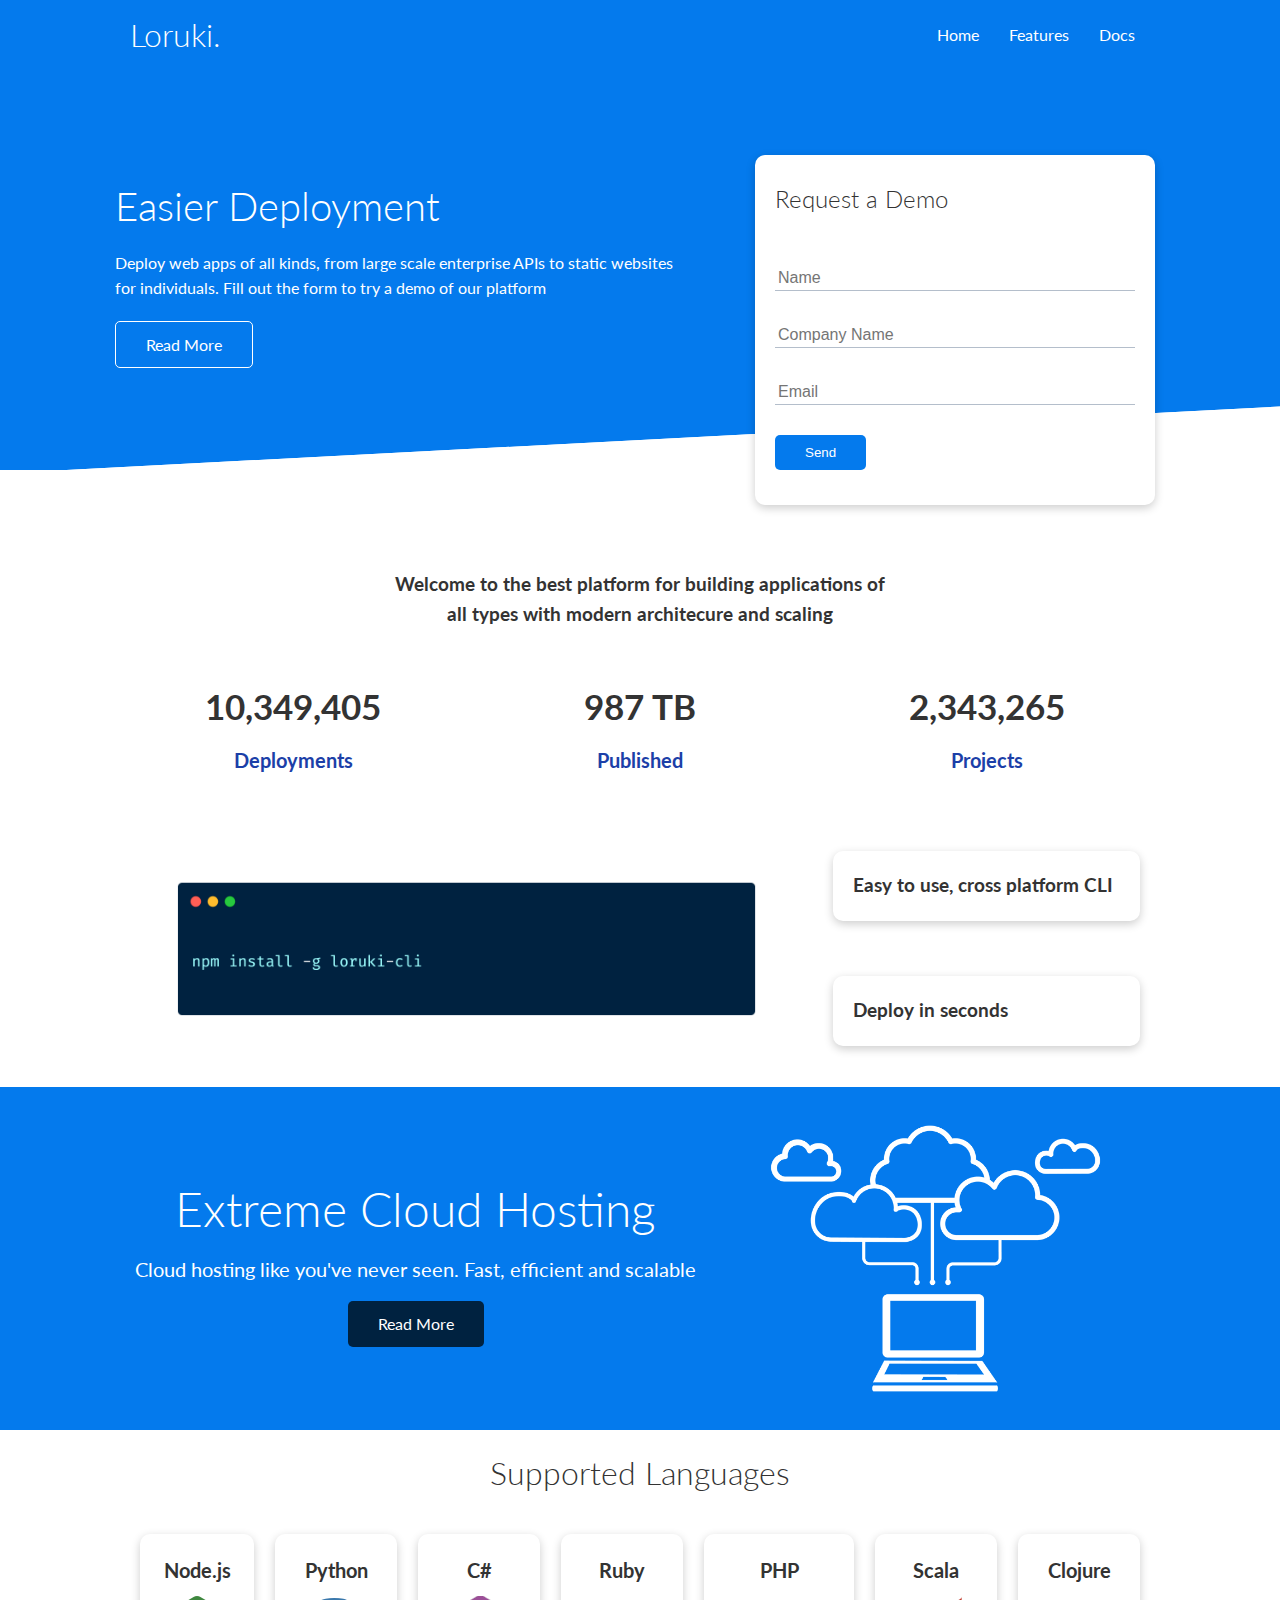
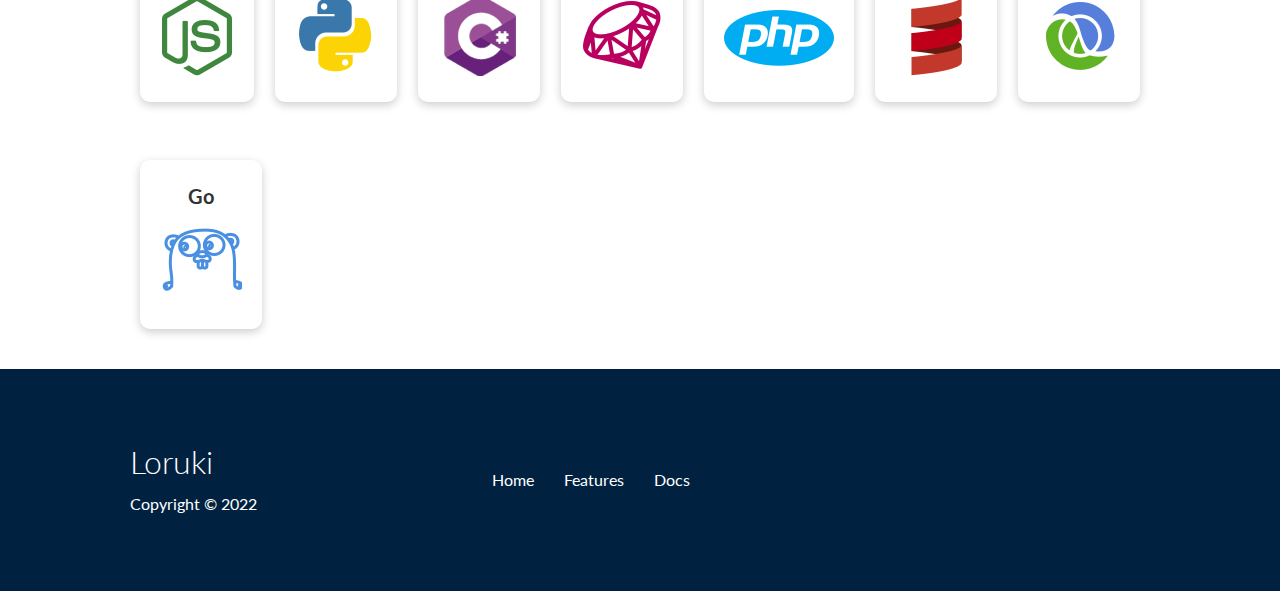
<file: index.html>
<!DOCTYPE html>
<html lang="en">
<head>
 <meta charset="UTF-8">
 <meta http-equiv="X-UA-Compatible" content="IE=edge">
 <meta name="viewport" content="width=device-width, initial-scale=1.0">
 <title>Loruki | Cloud Hosting For Everyone</title>
 <link rel="stylesheet" href="CSS/style.css">
  <link rel="stylesheet" href="CSS/utilities.css">
  <link rel="stylesheet" href="https://cdnjs.cloudflare.com/ajax/libs/font-awesome/6.2.0/css/all.min.css" integrity="sha512-xh6O/CkQoPOWDdYTDqeRdPCVd1SpvCA9XXcUnZS2FmJNp1coAFzvtCN9BmamE+4aHK8yyUHUSCcJHgXloTyT2A==" crossorigin="anonymous" referrerpolicy="no-referrer" />
</head>
<body>
 <!-- Navbar -->
 <div class="navbar">
  <div class="container flex">
   <h1 class="logo">Loruki.</h1>
   <nav>
    <ul>
     <li><a href="index.html">Home</a></li>
     <li><a href="features.html">Features</a></li>
     <li><a href="docs.html">Docs</a></li>
    </ul>
   </nav>
  </div>
 </div>
 <!-- Showcase -->
 <section class="showcase">
  <div class="container grid">
   <div class="showcase-text">
    <h1>Easier Deployment</h1>
    <p>Deploy web apps of all kinds, from large scale enterprise APIs to static websites for individuals. Fill out the form to try a demo of our platform</p>
    <a href="features.html" class="btn btn-outline">Read More</a>
   </div>
   <div class="showcase-form card">
    <h2>Request a Demo</h2>
    <form name="contact" method="POST"   netlify-honeypot="bot-field" data-netlify="true">
      <input type="hidden" name="form-name" value="contact">
      <p class="hidden">
    <label>
      Don’t fill this out if you’re human: <input name="bot-field" />
    </label>

  <p>
     <div class="form-control">
      <input type="text" name="name" placeholder="Name" required>
     </div>
     <div class="form-control">
      <input type="text" name="company" placeholder="Company Name" required>
     </div>
     <div class="form-control">
      <input type="email" name="email" placeholder="Email" required>
     </div>
     <input type="submit" value="Send" class="btn btn-primary">
    </form>
   </div>
  </div>
 </section>
    <!-- Stats -->
    <section class="stats">
      <div class="container">
        <h3 class="stats-heading text-center my-1">
          Welcome to the best platform for building applications of all types with modern architecure and scaling
        </h3>

        <div class="grid grid-3 text-center my-4">
          <div>
            <i class="fas fa-server fa-3x"></i>
            <h3>10,349,405</h3>
            <p class="text-secondary">Deployments</p>
          </div>
          <div>
            <i class="fas fa-upload fa-3x"></i>
            <h3>987 TB</h3>
            <p class="text-secondary">Published</p>
          </div>
          <div>
            <i class="fas fa-project-diagram fa-3x"></i>
            <h3>2,343,265</h3>
            <p class="text-secondary">Projects</p>
          </div>
        </div>
      </div>

    </section>
<!-- Cli -->
    <section class="cli">
      <div class="container grid">
        <img src="images/cli.png" alt="">
        <div class="card">
          <h3>Easy to use, cross platform CLI</h3>
        </div>
        <div class="card">
          <h3>Deploy in seconds</h3>
        </div>
      </div>
    </section>

    <!-- Cloud -->
    <section class="cloud bg-primary my-2 py-2">
      <div class="container grid">
        <div class="text-center">
          <h2 class="lg"> Extreme Cloud Hosting</h2>
          <p class="lead my-1">Cloud hosting like you've never seen. Fast, efficient and scalable</p>
          <a href="features.html" class="btn btn-dark">Read More</a>
        </div>
        <img src="images/cloud.png" alt="">
      </div>
    </section>

    <!-- Languages -->
    <section class="languages">
      <h2 class="md text-center my-2">
        Supported Languages
      </h2>
      <div class="container flex">
        <div class="card">
          <h4>Node.js</h4>
          <img src="images/logos/node.png" alt="">
        </div>
        
        <div class="card">
          <h4>Python</h4>
          <img src="images/logos/python.png" alt="">
        </div>
        <div class="card">
          <h4>C#</h4>
          <img src="images/logos/csharp.png" alt="">
        </div>
        <div class="card">
          <h4>Ruby</h4>
          <img src="images/logos/ruby.png" alt="">
        </div>
        <div class="card">
          <h4>PHP</h4>
          <img src="images/logos/php.png" alt="">
        </div>
        <div class="card">
          <h4>Scala</h4>
          <img src="images/logos/scala.png" alt="">
        </div>
        <div class="card">
          <h4>Clojure</h4>
          <img src="images/logos/clojure.png" alt="">
        </div>
        <div class="card">
          <h4>Go</h4>
          <img src="images/logos/go.png" alt="">
        </div>

      </div>
    </section>

    <!-- Footer -->
    <footer class="footer bg-dark py-5">
      <div class="container grid grid-3">
        <div>
          <h1>Loruki</h1>
          <p>Copyright &copy; 2022</p>
        </div>

        <nav>
          <ul>
            <li><a href="index.html">Home</a></li>
            <li><a href="features.html">Features</a></li>
            <li><a href="docs.html">Docs</a></li>
          </ul>
        </nav>
        <div class="social">
          <a href="#"><i class="fa-brands fa-github fa-2x"></i></a>
          <a href="#"><i class="fa-brands fa-facebook fa-2x"></i></a>
          <a href="#"><i class="fa-brands fa-instagram fa-2x"></i></a>
          
          <a href="#"><i class="fa-brands fa-twitter fa-2x"></i></a>
        </div>
      </div>
    </footer>


</body>
</html>
</file>
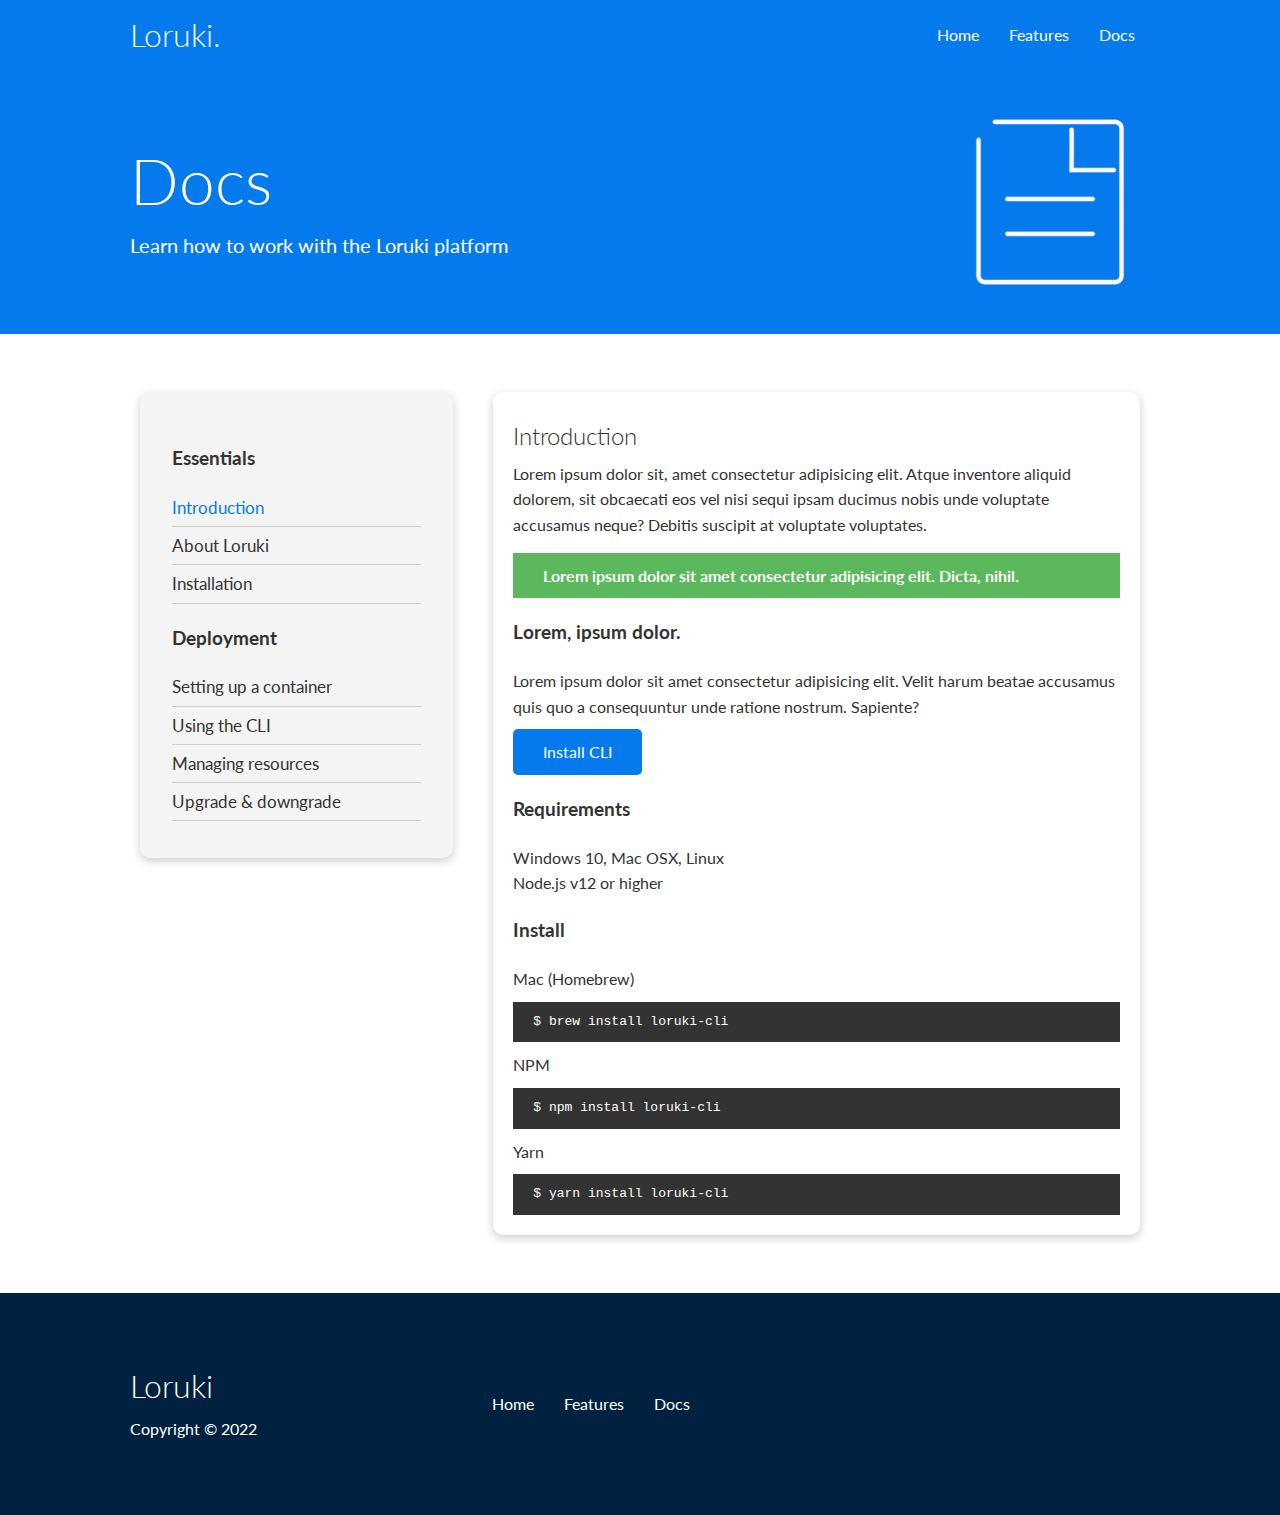
<file: docs.html>
<!DOCTYPE html>
<html lang="en">
  <head>
    <meta charset="UTF-8" />
    <meta http-equiv="X-UA-Compatible" content="IE=edge" />
    <meta name="viewport" content="width=device-width, initial-scale=1.0" />
    <title>Docs | Cloud Hosting For Everyone</title>
    <link rel="stylesheet" href="CSS/style.css" />
    <link rel="stylesheet" href="CSS/utilities.css" />
    <link
      rel="stylesheet"
      href="https://cdnjs.cloudflare.com/ajax/libs/font-awesome/6.2.0/css/all.min.css"
      integrity="sha512-xh6O/CkQoPOWDdYTDqeRdPCVd1SpvCA9XXcUnZS2FmJNp1coAFzvtCN9BmamE+4aHK8yyUHUSCcJHgXloTyT2A=="
      crossorigin="anonymous"
      referrerpolicy="no-referrer"
    />
  </head>
  <body>
    <!-- Navbar -->
    <div class="navbar">
      <div class="container flex">
        <h1 class="logo">Loruki.</h1>
        <nav>
          <ul>
            <li><a href="index.html">Home</a></li>
            <li><a href="features.html">Features</a></li>
            <li><a href="docs.html">Docs</a></li>
          </ul>
        </nav>
      </div>
    </div>

    <!-- Head -->
    <section class="docs-head bg-primary py-3">
      <div class="container grid">
        <div>
          <h1 class="xl">Docs</h1>
          <p class="lead">
            Learn how to work with the Loruki platform
          </p>
        </div>
        <img src="images/docs.png" alt="" />
      </div>
    </section>


    <!-- Docs main -->
    <section class="docs-main my-4">
     <div class="container grid">
      <div class="card bg-light p-3">
       <h3 class="my-2">Essentials</h3>
       <nav>
        <ul>
         <li><a class="text-primary" href="#">Introduction</a></li>
         <li><a href="#">About Loruki</a></li>
         <li><a href="#">Installation</a></li>
        </ul>
       </nav>

        <h3 class="my-2">Deployment</h3>
       <nav>
        <ul>
         <li><a href="#">Setting up a container </a></li>
         <li><a href="#">Using the CLI</a></li>
         <li><a href="#">Managing resources</a></li>
         <li><a href="#">Upgrade & downgrade</a></li>
        </ul>
       </nav>
      </div>

      <div class="card">
       <h2>Introduction</h2>
       <p>Lorem ipsum dolor sit, amet consectetur adipisicing elit. Atque inventore aliquid dolorem, sit obcaecati eos vel nisi sequi ipsam ducimus nobis unde voluptate accusamus neque? Debitis suscipit at voluptate voluptates.</p>
       <div class="alert alert-success">
        <i class="fas fa-info"></i> Lorem ipsum dolor sit amet consectetur adipisicing elit. Dicta, nihil.
       </div>

       <h3>Lorem, ipsum dolor.</h3>
       <p>Lorem ipsum dolor sit amet consectetur adipisicing elit. Velit harum beatae accusamus quis quo a consequuntur unde ratione nostrum. Sapiente?</p>
       <a href="#" class="btn btn-primary">Install CLI</a>

       <h3>Requirements</h3>
       <ul>
        <li>Windows 10, Mac OSX, Linux</li>
        <li>Node.js v12 or higher</li>
       </ul>
         
       <h3>Install</h3>
       <p>Mac (Homebrew)</p>
       <pre><code>$ brew install loruki-cli</code></pre>
       <p>NPM</p>
       <pre><code>$ npm install loruki-cli</code></pre>
       <p>Yarn</p>
       <pre><code>$ yarn install loruki-cli</code></pre>

      </div>
     </div>
    </section>

 
    <!-- Footer -->
    <footer class="footer bg-dark py-5">
      <div class="container grid grid-3">
        <div>
          <h1>Loruki</h1>
          <p>Copyright &copy; 2022</p>
        </div>

        <nav>
          <ul>
            <li><a href="index.html">Home</a></li>
            <li><a href="features.html">Features</a></li>
            <li><a href="docs.html">Docs</a></li>
          </ul>
        </nav>
        <div class="social">
          <a href="#"><i class="fa-brands fa-github fa-2x"></i></a>
          <a href="#"><i class="fa-brands fa-facebook fa-2x"></i></a>
          <a href="#"><i class="fa-brands fa-instagram fa-2x"></i></a>

          <a href="#"><i class="fa-brands fa-twitter fa-2x"></i></a>
        </div>
      </div>
    </footer>
  </body>
</html>
</file>
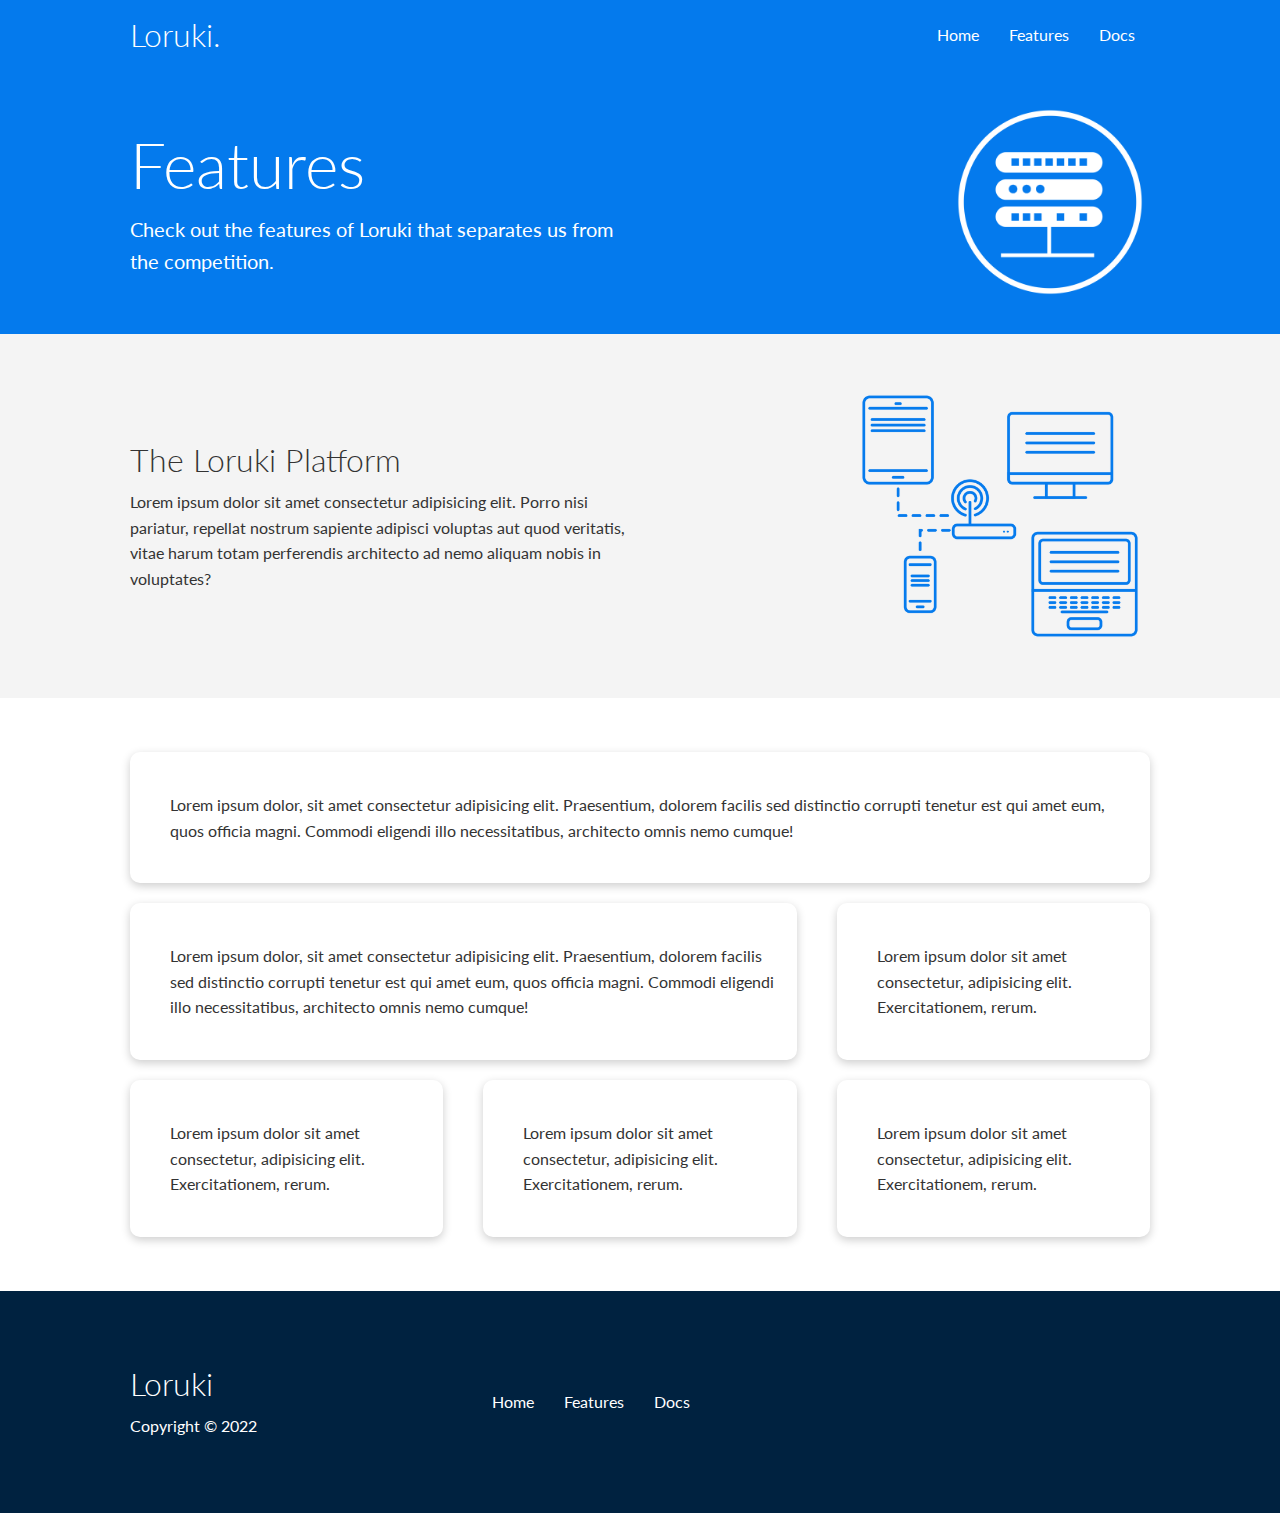
<file: features.html>
<!DOCTYPE html>
<html lang="en">
  <head>
    <meta charset="UTF-8" />
    <meta http-equiv="X-UA-Compatible" content="IE=edge" />
    <meta name="viewport" content="width=device-width, initial-scale=1.0" />
    <title>Features | Cloud Hosting For Everyone</title>
    <link rel="stylesheet" href="CSS/style.css" />
    <link rel="stylesheet" href="CSS/utilities.css" />
    <link
      rel="stylesheet"
      href="https://cdnjs.cloudflare.com/ajax/libs/font-awesome/6.2.0/css/all.min.css"
      integrity="sha512-xh6O/CkQoPOWDdYTDqeRdPCVd1SpvCA9XXcUnZS2FmJNp1coAFzvtCN9BmamE+4aHK8yyUHUSCcJHgXloTyT2A=="
      crossorigin="anonymous"
      referrerpolicy="no-referrer"
    />
  </head>
  <body>
    <!-- Navbar -->
    <div class="navbar">
      <div class="container flex">
        <h1 class="logo">Loruki.</h1>
        <nav>
          <ul>
            <li><a href="index.html">Home</a></li>
            <li><a href="features.html">Features</a></li>
            <li><a href="docs.html">Docs</a></li>
          </ul>
        </nav>
      </div>
    </div>

    <!-- Head -->
    <section class="features-head bg-primary py-3">
      <div class="container grid">
        <div>
          <h1 class="xl">Features</h1>
          <p class="lead">
            Check out the features of Loruki that separates us from the
            competition.
          </p>
        </div>
        <img src="images/server.png" alt="" />
      </div>
    </section>

    <!-- Sub head -->
    <section class="features-sub-head bg-light py-3">
      <div class="container grid">
        <div>
          <h1 class="md">The Loruki Platform</h1>
          <p>
            Lorem ipsum dolor sit amet consectetur adipisicing elit. Porro nisi
            pariatur, repellat nostrum sapiente adipisci voluptas aut quod
            veritatis, vitae harum totam perferendis architecto ad nemo aliquam
            nobis in voluptates?
          </p>
        </div>
        <img src="images/server2.png" alt="" />
      </div>
    </section>

    <!-- Main -->
    <section class="features-main my-2">
      <div class="container grid grid-3">
        <div class="card flex">
          <i class="fas fa-server fa-3x"></i>
          <p>
            Lorem ipsum dolor, sit amet consectetur adipisicing elit.
            Praesentium, dolorem facilis sed distinctio corrupti tenetur est qui
            amet eum, quos officia magni. Commodi eligendi illo necessitatibus,
            architecto omnis nemo cumque!
          </p>
        </div>
        <div class="card flex">
          <i class="fas fa-network-wired fa-3x"></i>
          <p>
            Lorem ipsum dolor, sit amet consectetur adipisicing elit.
            Praesentium, dolorem facilis sed distinctio corrupti tenetur est qui
            amet eum, quos officia magni. Commodi eligendi illo necessitatibus,
            architecto omnis nemo cumque!
          </p>
        </div>
        <div class="card flex">
          <i class="fas fa-laptop-code fa-3x"></i>
          <p>Lorem ipsum dolor sit amet consectetur, adipisicing elit. Exercitationem, rerum.</p>
        </div>
        <div class="card flex">
          <i class="fas fa-database fa-3x"></i>
          <p>Lorem ipsum dolor sit amet consectetur, adipisicing elit. Exercitationem, rerum.</p>
        </div>
        <div class="card flex">
          <i class="fas fa-power-off fa-3x"></i>
          <p>Lorem ipsum dolor sit amet consectetur, adipisicing elit. Exercitationem, rerum.</p>
        </div>
        <div class="card flex">
          <i class="fas fa-upload fa-3x"></i>
          <p>Lorem ipsum dolor sit amet consectetur, adipisicing elit. Exercitationem, rerum.</p>
        </div>
      </div>
    </section>

    <!-- Footer -->
    <footer class="footer bg-dark py-5">
      <div class="container grid grid-3">
        <div>
          <h1>Loruki</h1>
          <p>Copyright &copy; 2022</p>
        </div>

        <nav>
          <ul>
            <li><a href="index.html">Home</a></li>
            <li><a href="features.html">Features</a></li>
            <li><a href="docs.html">Docs</a></li>
          </ul>
        </nav>
        <div class="social">
          <a href="#"><i class="fa-brands fa-github fa-2x"></i></a>
          <a href="#"><i class="fa-brands fa-facebook fa-2x"></i></a>
          <a href="#"><i class="fa-brands fa-instagram fa-2x"></i></a>

          <a href="#"><i class="fa-brands fa-twitter fa-2x"></i></a>
        </div>
      </div>
    </footer>
  </body>
</html>
</file>
<file: CSS/style.css>
@import url('https://fonts.googleapis.com/css2?family=Lato:wght@300&dispkay=swap');

:root{
 --primary-color:#047aed;
 --secondary-color:#1c3fa8;
 --dark-color:#002240;
 --light-color:#f4f4f4;
 --success-color:#5cb85c;
 --error-color:#d9534f;
}

*{
 box-sizing: border-box;
 padding: 0;
 margin: 0;
}
body{
 font-family: 'Lato', sans-serif;
 color: #333;
 line-height: 1.6;
}
ul{
 list-style: none;
}
a{
 text-decoration: none;
 color: #333;
}
h1,h2{
 font-weight: 300;
 line-height: 1.2;
 margin: 10px 0;
}
p{
 margin: 10px 0;
}
img{
 width: 100%;
}

code,pre{
  background: #333;
  color: #fff;
  padding: 10px;
}

.hidden{
  visibility: hidden;
  height: 0;
}

/* Navbar */
.navbar{
 background-color: var(--primary-color);
 color: white;
 height: 70px;
}
.navbar ul{
 display: flex; 
}
.navbar a{
 color: white;
 padding: 10px;
 margin: 0 5px;
}
.navbar a:hover{
 border-bottom: 2px #fff solid;
}
.navbar .flex{
 justify-content: space-between;
}
/* Showcase */
.showcase{
 height: 400px;
  background-color: var(--primary-color);
  color: #fff;
  position: relative;
}

.showcase h1{
 font-size: 40px;
}
.showcase p{
 margin: 20px 0;
}
.showcase .grid{
 grid-template-columns: 55% 45%;
 gap: 30px;
 overflow: visible;
}

.showcase-text{
  animation: slideInFromLeft 1s ease-in;
}


.showcase-form{
 position: relative;
 top: 60px;
 height: 350px;
 width: 400px;
 padding: 40px;
 z-index: 100;
    animation: slideInFromRight 1s ease-in;
 justify-self: flex-end;
}

.showcase-form .form-control{
 margin: 30px 0;
}

.showcase-form input[type='text'], .showcase-form input[type='email'] {
  border: 0;
  border-bottom: 1px solid #b4becb;
  width: 100%;
  padding: 3px;
  font-size: 16px;
  outline: none;
}

.showcase::before,.showcase::after {
  content: '';
  position: absolute;
  height: 100px;
  bottom: -70px;
  right: 0;
  left: 0;
  background: white;
  transform: skewY(-3deg);
  -webkit-transform: skewY(-3deg);
  -moz-transform: skewY(-3deg);
  -ms-transform: skewY(-3deg);
}

/* Stats */
.stats{
  padding-top: 100px;
  /* border: 1px solid; */
  /* max-width:max-content ; */
  /* margin: 100px auto 10px; */
      animation: slideInFromBottom 1s ease-in;
}

 .container .stats-heading {
  max-width: 500px;
/* justify-self: center; */
  margin:0 auto;
}

.stats .grid h3{
  font-size: 35px;
}

.stats .grid p{
  font-size: 20px;
  font-weight: bold;
}

/* Cli */
.cli .grid{
  grid-template-columns: repeat(3,1fr) ;
  grid-template-rows: repeat(2,1fr);
}

.cli .grid > *:first-child{
  grid-column: 1/span 2;
  grid-row: 1/span 2;
}


/* Cloud */
.cloud .grid{
  grid-template-columns: 4fr 3fr;
}

/* Languages */

.languages .flex{
  flex-wrap: wrap;
}

.languages .card{
  text-align: center;
  margin: 18px 10px 40px;
  transition: transform 0.2s ease-in;
}

.languages .card h4{
  font-size: 20px;
  margin-bottom: 10px;
}

.languages .card:hover{
  transform:translateY(-15px); 
}

/* Features */
.features-head img,.docs-head img{
  width: 200px;
  justify-self: flex-end;
}

.features-sub-head  img{
  width: 300px;
  justify-self: flex-end;
}

.features-main .card >i{
  margin-right: 20px;
}

.features-main .grid{
  padding: 30px;
}

.features-main .grid > *:first-child{
  grid-column: 1/span 3;
}
.features-main .grid > *:nth-child(2){
  grid-column: 1/span 2;
}

/* Docs */
.docs-main h3{
  margin: 20px 0;
}

.docs-main .grid{
  grid-template-columns: 1fr 2fr;
  align-items: flex-start;
}

.docs-main nav li{
  font-size: 17px;
  padding-bottom: 5px;
  margin-bottom: 5px;
  border-bottom: 1px #ccc solid;
}

.docs-main .bg-light a:hover{
  font-weight: bold;
}



/* Footer */
.footer .social a{
  margin: 0 10px;
}

.footer ul{
  display: flex;
}

.footer ul a{
  padding: 10px;
    margin: 0 5px;
}

/* Animations */
@keyframes slideInFromLeft{
  0%{
    transform: translateX(-100%);
  }
  100%{
    transform: translateX(0);
  }
}

@keyframes slideInFromRight {
  0% {
    transform: translateX(100%);
  }

  100% {
    transform: translateX(0);
  }
}

@keyframes slideInFromTop{
  0% {
    transform: translateY(-100%);
  }

  100% {
    transform: translateY(0);
  }
}

@keyframes slideInFromBottom{
  0% {
    transform: translateY(100%);
  }

  100% {
    transform: translateY(0);
  }
}


/* Tablets and under */
@media(max-width: 768px){
  .grid,
  .showcase .grid,
  .stats .grid,
  .cli .grid,
  .cloud .grid,
  .footer .grid,
  .features-head .grid, 
  .features-sub-head .grid,
  .features-main .container.grid,
  .docs-head .grid,
    .docs-sub-head .grid,
  .docs-main .grid {
    grid-template-columns: 1fr;
    grid-template-rows: 1fr;
  }


  .showcase {
    height:auto;
  }

  .showcase-text{
    text-align: center;
    margin-top: 40px;
        animation: slideInFromTop 1s ease-in;

  }

  .showcase-form{
    justify-self: center;
    margin: auto;
        animation: slideInFromBottom 1s ease-in;
  }

    .cli .grid > *:first-child {
      grid-column: 1;
      grid-row: 1;
    }

    .features-head,
    .features-sub-head,
    .docs-head {
      text-align: center;
    }

        .features-head img,
        .features-sub-head img,
        .docs-head img {
          justify-self: center;
        }

        .features-main .grid > *:first-child,
        .features-main .grid > *:nth-child(2){
          grid-column: 1;
        } 
        .footer, .footer nav ul li{
          text-align: center;
          margin: auto;
        }
        .social a{
          margin: auto;
          padding:0 20px;
        }
        }



/* Mobile */
@media(max-width: 500px){
  .navbar{
    height:110px;
  }

  .navbar .flex{
    flex-direction:column;
  }

  .navbar ul{
    padding: 10px;
    background-color: rgba(0, 0, 0, 0.1);
  }
}
</file>
<file: CSS/utilities.css>
.container {
 max-width: 1100px;
 margin: 0 auto;
 overflow: auto;
 padding: 0 40px;
}

.card {
 background-color: #fff;
 color: #333;
 border-radius: 10px;
 box-shadow: 0 3px 10px rgba(0, 0, 0, 0.2);
 padding: 20px;
 margin: 10px;
}

.btn {
 display: inline-block;
 padding: 10px 30px;
 cursor: pointer;
 color: #fff;
 border: none;
 border-radius: 5px;
 background-color: var(--primary-color);
}

.btn-outline {
 background-color: transparent;
 border: 1px #fff solid;
}

.btn:hover {
 transform: scale(0.98);
}

/* Backgrounds & coloured buttons */
.bg-primary, .btn-primary{
  background-color: var(--primary-color);
  color: #fff;
}

.bg-secondary,
.btn-secondary {
  background-color: var(--secondary-color);
  color: #fff;
}

.bg-dark,
.btn-dark {
  background-color: var(--dark-color);
  color: #fff;
}


.bg-light,
.btn-light {
  background-color: var(--light-color);
  color: #333;
}

.bg-primary a,
.btn-primary a,
.bg-secondary a,
.btn-secondary a,
.bg-dark a,
.btn-dark a {
  color: #fff;
}

/* Text color */
.text-primary{
color: var(--primary-color);

}

.text-secondary {
color: var(--secondary-color);

}

.text-dark {
color: var(--dark-color);

}


.text-light {
  color: var(--light-color);
}

/* Text-sizes */
.lead{
  font-size: 20px;
}
.sm{
  font-size: 1rem;
}
.md{
  font-size: 2rem;
}
.lg{
  font-size: 3rem;
}
.xl{
  font-size: 4rem;
}

.text-center{
  text-align: center;
}

/* Alert */
.alert{
  background-color: var(--light-color);
  padding: 10px 20px;
  font-weight: bold;
  margin: 15px 0;
}

.alert i{
  margin-right: 10px;
}

.alert-success{
  background-color: var(--success-color);
  color: #fff;
}
.alert-error{
  background-color: var(--error-color);
  color: #fff;
}

.flex {
 display: flex;
 justify-content: space-between;
 align-items: center;
 height: 100%;
}

.grid {
 display: grid;
 grid-template-columns: 1fr 1fr;
 gap: 20px;
 justify-content: center;
 align-items: center;
 height: 100%;
}

.grid-3 {
 grid-template-columns: 1fr 1fr 1fr;
}

/* Margin */
.my-1{
 margin: 1rem 0;
}

.my-2{
 margin: 1.5rem 0;
}
.my-3{
 margin: 2rem 0;
}
.my-4 {
 margin: 3rem 0;
}
.my-5{
 margin: 4rem 0;
}



.m-1 {
 margin: 1rem ;
}

.m-2 { 
 margin: 1.5rem ;
}

.m-3 {
 margin: 2rem;
}

.m-4 {
 margin: 3rem;
}

.m-5 {
 margin: 4rem;
}

/* Padding */
.py-1 {
 padding: 1rem 0;
}

.py-2 {
 padding: 1.5rem 0;
}

.py-3 {
 padding: 2rem 0;
}

.py-4 {
 padding: 3rem 0;
}

.py-5 {
 padding: 4rem 0;
}

.p-1 {
 padding: 1rem;
}

.p-2 {
 padding: 1.5rem;
}

.p-3 {
 padding: 2rem;
}

.p-4 {
 padding: 3rem;
}

.p-5 {
 padding: 4rem;
}
</file>
